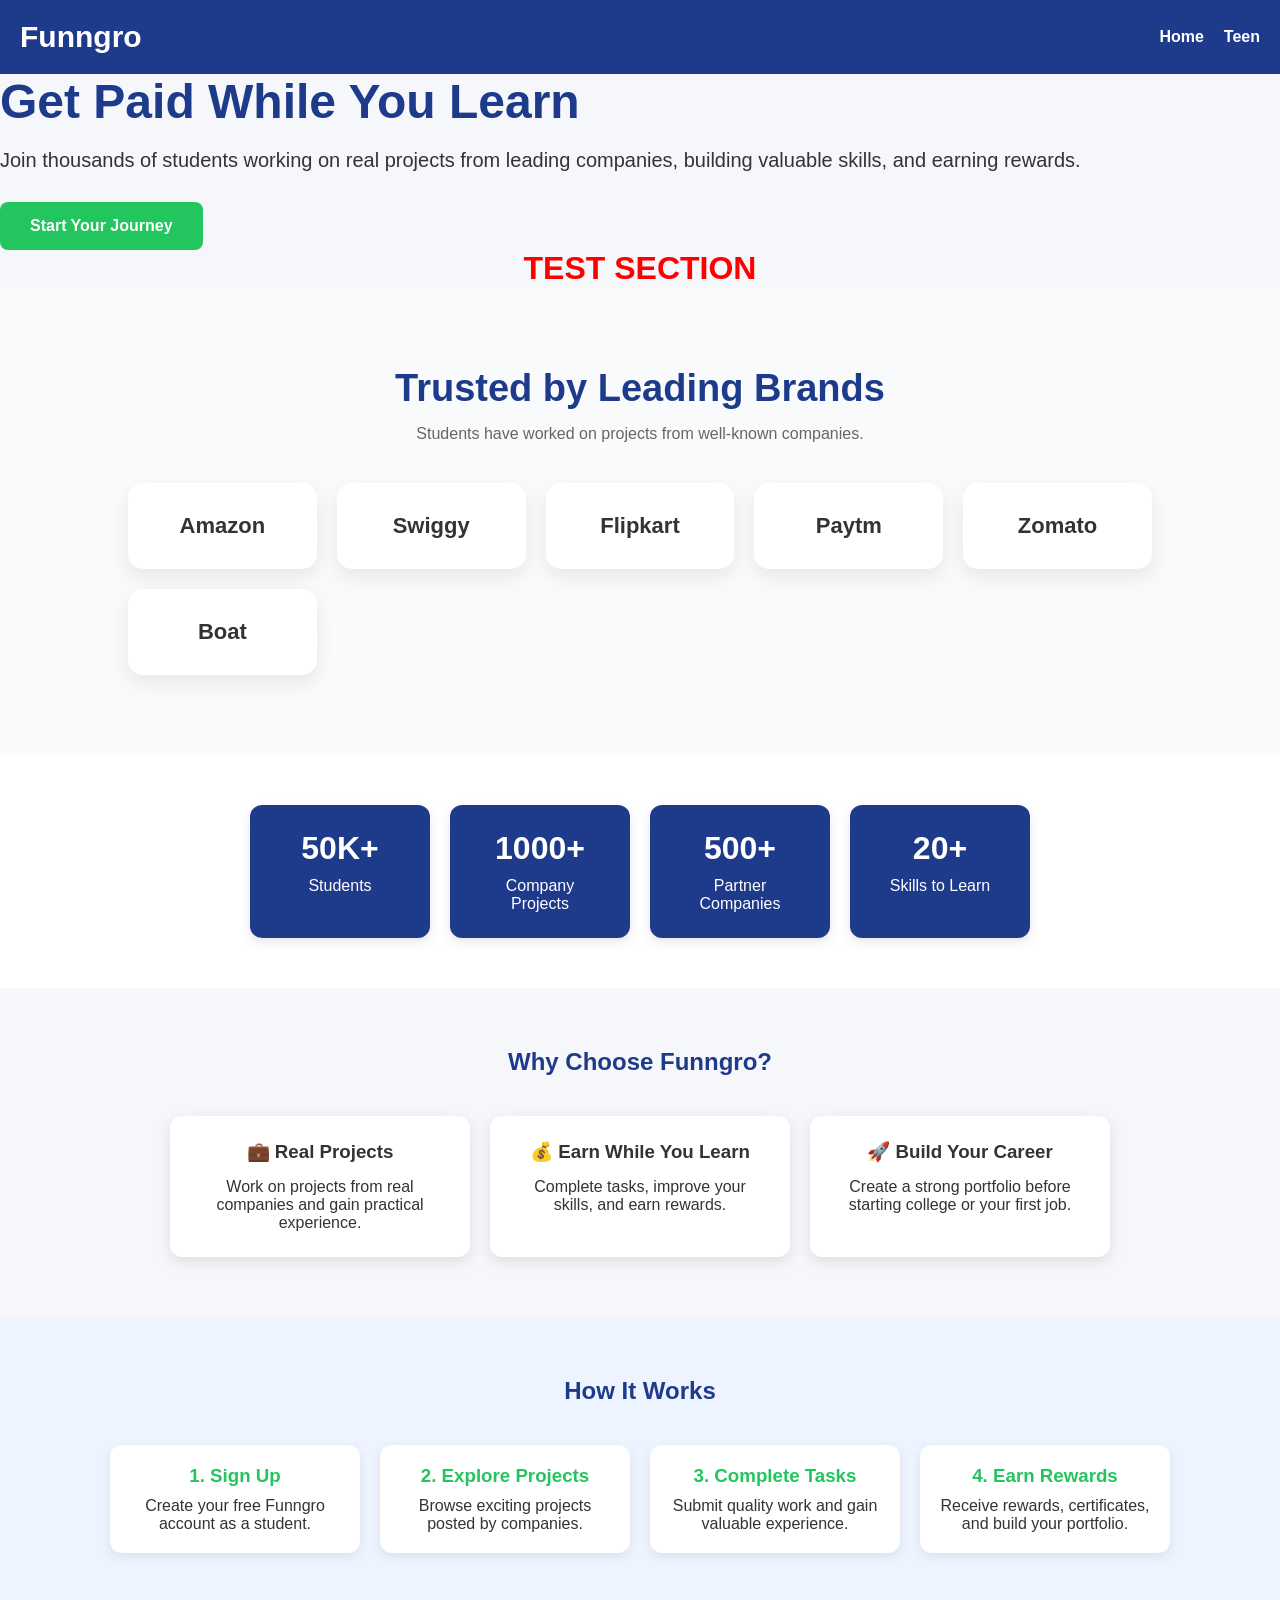
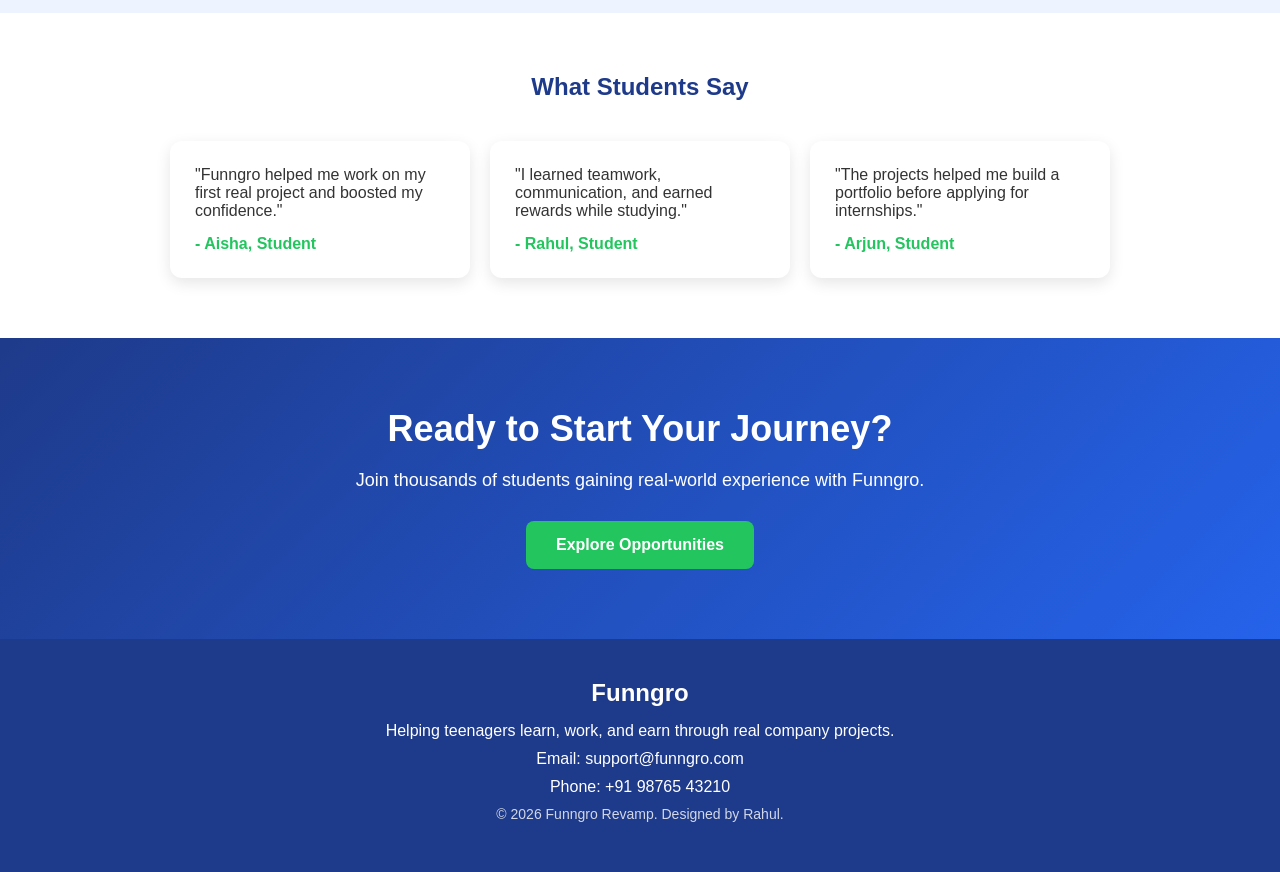
<file: Index.html>
<!DOCTYPE html>
<html lang="en">
<head>
<meta charset="UTF-8">
<meta name="viewport" content="width=device-width, initial-scale=1.0">
<meta name="description" content="Funngro helps teenagers gain real-world work experience by connecting them with companies.">
<meta name="keywords" content="Funngro, Teen Jobs, Internship, Students">
<title>Funngro Revamp</title>

<link rel="stylesheet" href="style.css">
</head>

<body>

<header>
<nav>
<h2>Funngro</h2>

<ul>
<li><a href="index.html">Home</a></li>
<li><a href="teen.html">Teen</a></li>
</ul>
</nav>
</header>

<section class="hero">

    <div class="hero-text">
        <h1>Get Paid While You Learn</h1>

        <p>
            Join thousands of students working on real projects from leading companies,
            building valuable skills, and earning rewards.
        </p>

        <a href="teen.html" class="btn">Start Your Journey</a>
</div>

</section>
<h1 style="color:red;text-align:center;">TEST SECTION</h1>
<section class="brands">

    <h2>Trusted by Leading Brands</h2>

    <p>Students have worked on projects from well-known companies.</p>

    <div class="brand-grid">

        <div class="brand-card">Amazon</div>
        <div class="brand-card">Swiggy</div>
        <div class="brand-card">Flipkart</div>
        <div class="brand-card">Paytm</div>
        <div class="brand-card">Zomato</div>
        <div class="brand-card">Boat</div>

    </div>

</section>
<section class="stats">

    <div class="stat-box">
        <h2>50K+</h2>
        <p>Students</p>
    </div>

    <div class="stat-box">
        <h2>1000+</h2>
        <p>Company Projects</p>
    </div>

    <div class="stat-box">
        <h2>500+</h2>
        <p>Partner Companies</p>
    </div>

    <div class="stat-box">
        <h2>20+</h2>
        <p>Skills to Learn</p>
    </div>

</section>
<section class="features">
    <h2>Why Choose Funngro?</h2>

    <div class="cards">

        <div class="card">
            <h3>💼 Real Projects</h3>
            <p>Work on projects from real companies and gain practical experience.</p>
        </div>

        <div class="card">
            <h3>💰 Earn While You Learn</h3>
            <p>Complete tasks, improve your skills, and earn rewards.</p>
        </div>

        <div class="card">
            <h3>🚀 Build Your Career</h3>
            <p>Create a strong portfolio before starting college or your first job.</p>
        </div>

    </div>
</section>
<section class="how-it-works">
    <h2>How It Works</h2>

    <div class="steps">

        <div class="step">
            <h3>1. Sign Up</h3>
            <p>Create your free Funngro account as a student.</p>
        </div>

        <div class="step">
            <h3>2. Explore Projects</h3>
            <p>Browse exciting projects posted by companies.</p>
        </div>

        <div class="step">
            <h3>3. Complete Tasks</h3>
            <p>Submit quality work and gain valuable experience.</p>
        </div>

        <div class="step">
            <h3>4. Earn Rewards</h3>
            <p>Receive rewards, certificates, and build your portfolio.</p>
        </div>

    </div>
</section>
<section class="testimonials">
    <h2>What Students Say</h2>

    <div class="cards">

        <div class="card">
            <p>"Funngro helped me work on my first real project and boosted my confidence."</p>
            <h4>- Aisha, Student</h4>
        </div>

        <div class="card">
            <p>"I learned teamwork, communication, and earned rewards while studying."</p>
            <h4>- Rahul, Student</h4>
        </div>

        <div class="card">
            <p>"The projects helped me build a portfolio before applying for internships."</p>
            <h4>- Arjun, Student</h4>
        </div>

    </div>
</section>
<section class="cta">
    <h2>Ready to Start Your Journey?</h2>
    <p>Join thousands of students gaining real-world experience with Funngro.</p>
    <a href="teen.html" class="btn">Explore Opportunities</a>
</section>
<footer>
    <div class="footer-content">
        <h2>Funngro</h2>
        <p>Helping teenagers learn, work, and earn through real company projects.</p>

        <p>Email: support@funngro.com</p>
        <p>Phone: +91 98765 43210</p>

        <p class="copyright">
            © 2026 Funngro Revamp. Designed by Rahul.
        </p>
    </div>
</footer>

</body>
</html>
</file>
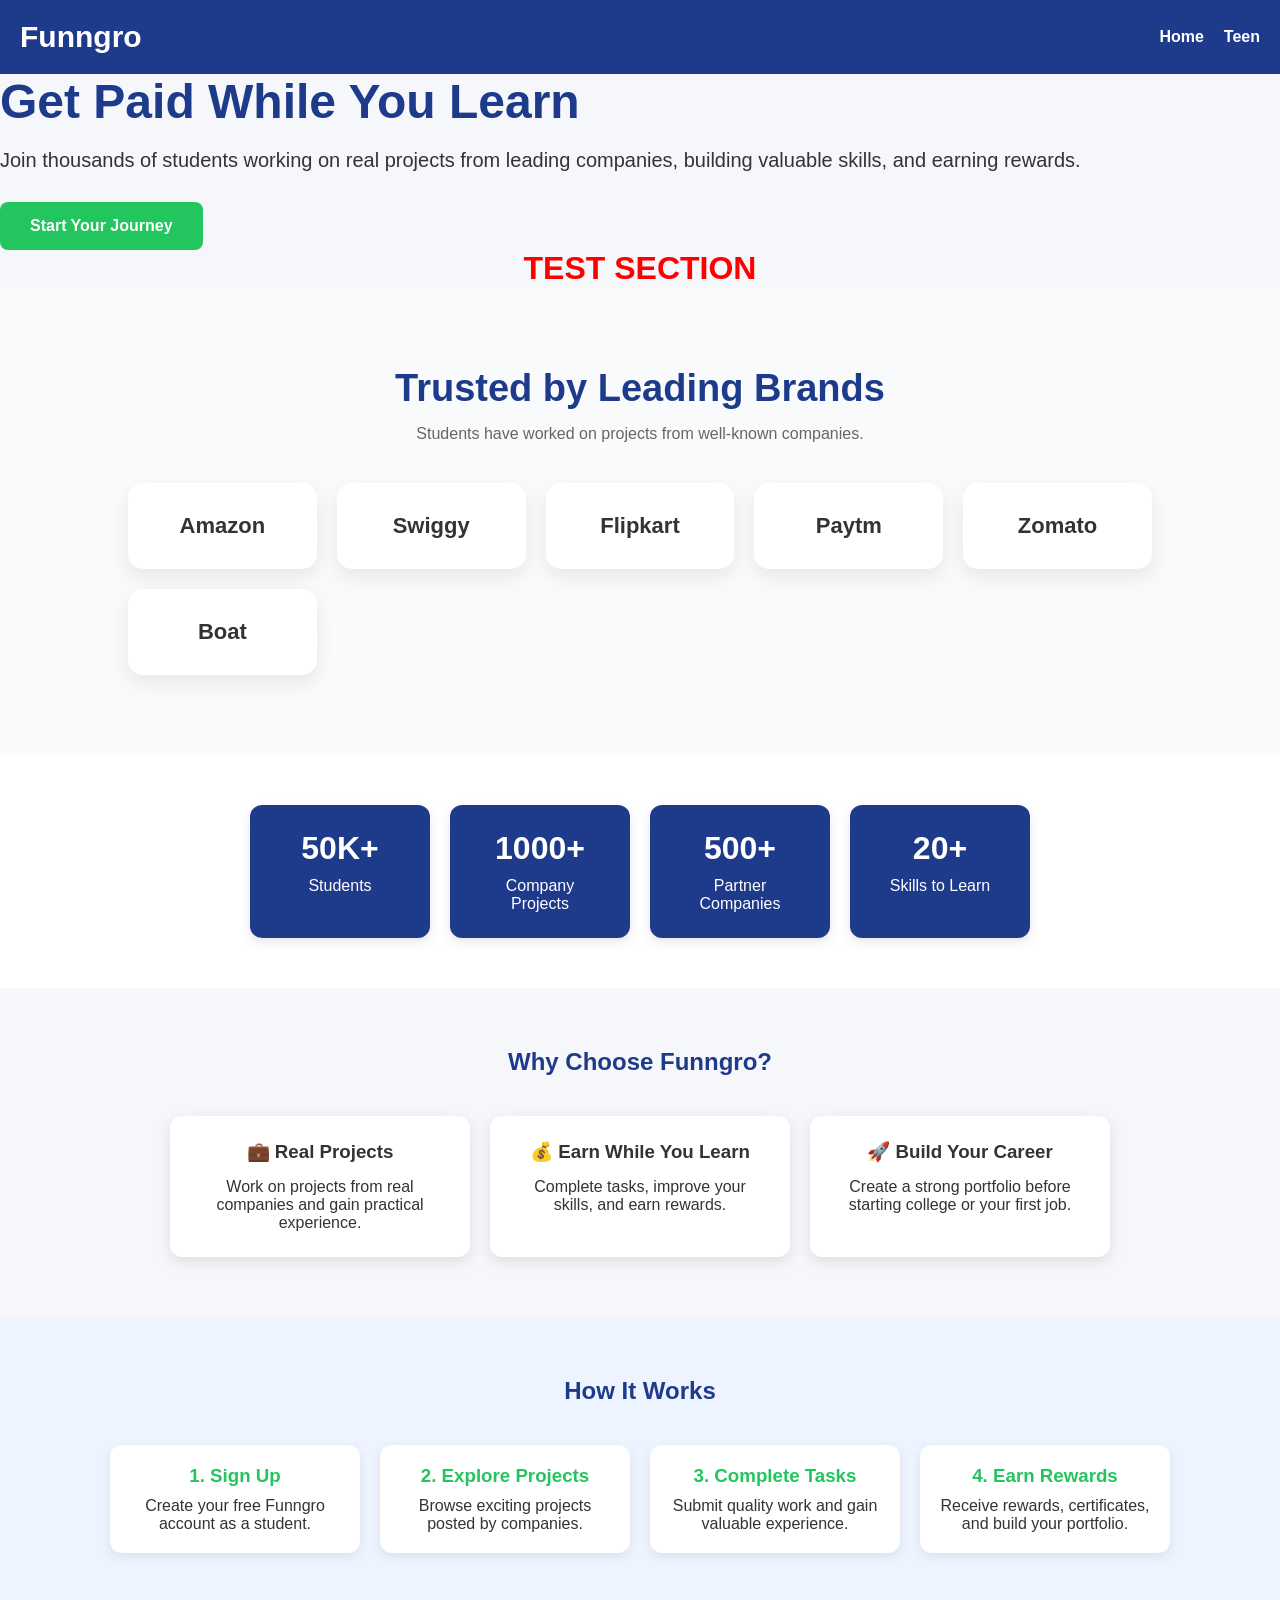
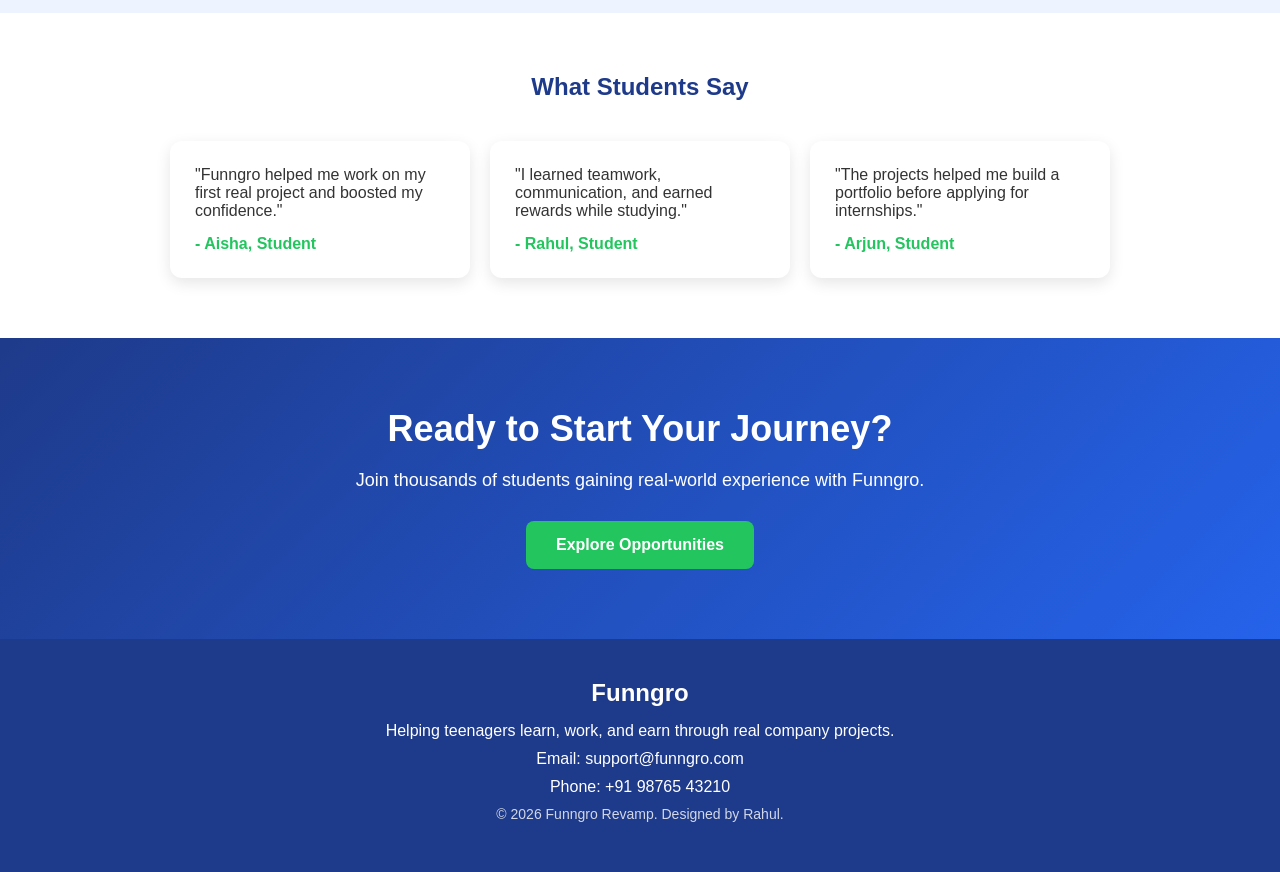
<file: index.html>
<!DOCTYPE html>
<html lang="en">
<head>
<meta charset="UTF-8">
<meta name="viewport" content="width=device-width, initial-scale=1.0">
<meta name="description" content="Funngro helps teenagers gain real-world work experience by connecting them with companies.">
<meta name="keywords" content="Funngro, Teen Jobs, Internship, Students">
<title>Funngro Revamp</title>

<link rel="stylesheet" href="style.css">
</head>

<body>

<header>
<nav>
<h2>Funngro</h2>

<ul>
<li><a href="index.html">Home</a></li>
<li><a href="teen.html">Teen</a></li>
</ul>
</nav>
</header>

<section class="hero">

    <div class="hero-text">
        <h1>Get Paid While You Learn</h1>

        <p>
            Join thousands of students working on real projects from leading companies,
            building valuable skills, and earning rewards.
        </p>

        <a href="https://refer.funngro.com/refer/880GDC" target="_blank" class="btn">Start Your Journey</a>
</div>

</section>
<h1 style="color:red;text-align:center;">TEST SECTION</h1>
<section class="brands">

    <h2>Trusted by Leading Brands</h2>

    <p>Students have worked on projects from well-known companies.</p>

    <div class="brand-grid">

        <div class="brand-card">Amazon</div>
        <div class="brand-card">Swiggy</div>
        <div class="brand-card">Flipkart</div>
        <div class="brand-card">Paytm</div>
        <div class="brand-card">Zomato</div>
        <div class="brand-card">Boat</div>

    </div>

</section>
<section class="stats">

    <div class="stat-box">
        <h2>50K+</h2>
        <p>Students</p>
    </div>

    <div class="stat-box">
        <h2>1000+</h2>
        <p>Company Projects</p>
    </div>

    <div class="stat-box">
        <h2>500+</h2>
        <p>Partner Companies</p>
    </div>

    <div class="stat-box">
        <h2>20+</h2>
        <p>Skills to Learn</p>
    </div>

</section>
<section class="features">
    <h2>Why Choose Funngro?</h2>

    <div class="cards">

        <div class="card">
            <h3>💼 Real Projects</h3>
            <p>Work on projects from real companies and gain practical experience.</p>
        </div>

        <div class="card">
            <h3>💰 Earn While You Learn</h3>
            <p>Complete tasks, improve your skills, and earn rewards.</p>
        </div>

        <div class="card">
            <h3>🚀 Build Your Career</h3>
            <p>Create a strong portfolio before starting college or your first job.</p>
        </div>

    </div>
</section>
<section class="how-it-works">
    <h2>How It Works</h2>

    <div class="steps">

        <div class="step">
            <h3>1. Sign Up</h3>
            <p>Create your free Funngro account as a student.</p>
        </div>

        <div class="step">
            <h3>2. Explore Projects</h3>
            <p>Browse exciting projects posted by companies.</p>
        </div>

        <div class="step">
            <h3>3. Complete Tasks</h3>
            <p>Submit quality work and gain valuable experience.</p>
        </div>

        <div class="step">
            <h3>4. Earn Rewards</h3>
            <p>Receive rewards, certificates, and build your portfolio.</p>
        </div>

    </div>
</section>
<section class="testimonials">
    <h2>What Students Say</h2>

    <div class="cards">

        <div class="card">
            <p>"Funngro helped me work on my first real project and boosted my confidence."</p>
            <h4>- Aisha, Student</h4>
        </div>

        <div class="card">
            <p>"I learned teamwork, communication, and earned rewards while studying."</p>
            <h4>- Rahul, Student</h4>
        </div>

        <div class="card">
            <p>"The projects helped me build a portfolio before applying for internships."</p>
            <h4>- Arjun, Student</h4>
        </div>

    </div>
</section>
<section class="cta">
    <h2>Ready to Start Your Journey?</h2>
    <p>Join thousands of students gaining real-world experience with Funngro.</p>
    <a href="https://refer.funngro.com/refer/880GDC" target="_blank" class="btn">Explore Opportunities</a>
</section>
<footer>
    <div class="footer-content">
        <h2>Funngro</h2>
        <p>Helping teenagers learn, work, and earn through real company projects.</p>

        <p>Email: support@funngro.com</p>
        <p>Phone: +91 98765 43210</p>

        <p class="copyright">
            © 2026 Funngro Revamp. Designed by Rahul.
        </p>
    </div>
</footer>

</body>
</html>
</file>
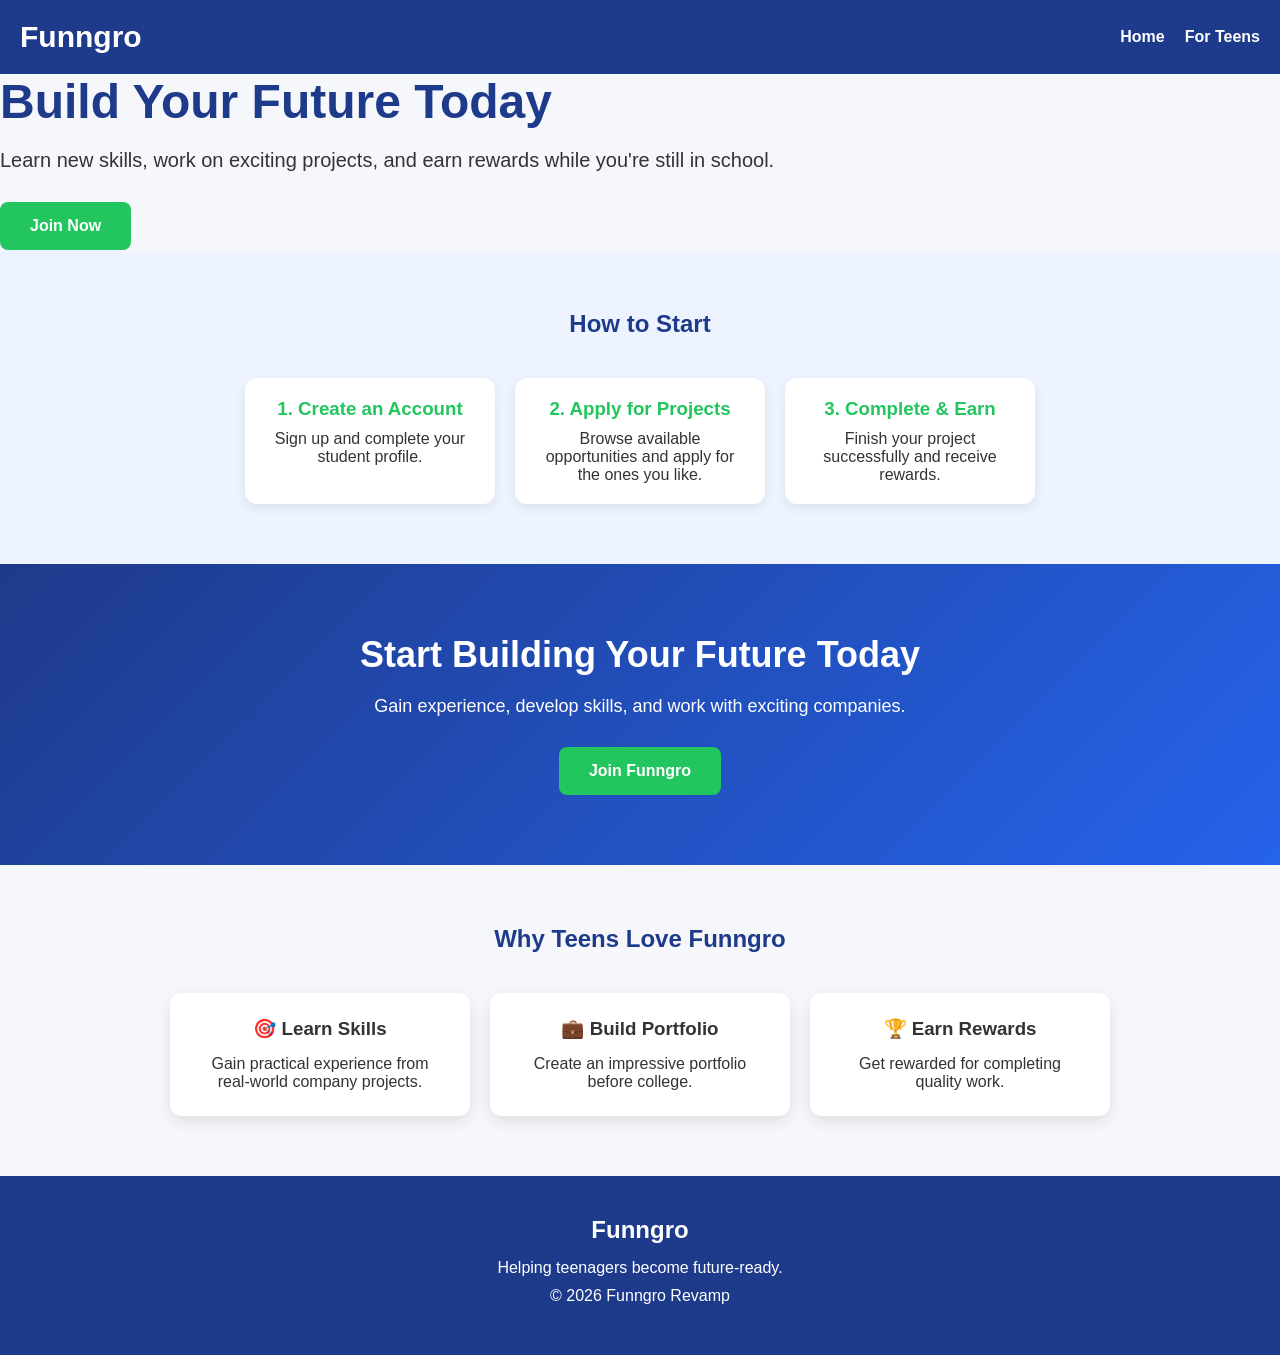
<file: Teen.html>
<!DOCTYPE html>
<html lang="en">
<head>
    <meta charset="UTF-8">
    <meta name="viewport" content="width=device-width, initial-scale=1.0">
    <meta name="description" content="Discover how Funngro helps teenagers learn new skills and earn by working on real projects.">
    <title>For Teens - Funngro Revamp</title>
    <link rel="stylesheet" href="style.css">
</head>

<body>

<header>
<nav>
    <h2>Funngro</h2>

    <ul>
        <li><a href="index.html">Home</a></li>
        <li><a href="teen.html">For Teens</a></li>
    </ul>
</nav>
</header>

<section class="hero">
    <h1>Build Your Future Today</h1>

    <p>
        Learn new skills, work on exciting projects, and earn rewards while you're still in school.
    </p>

    <a href="#" class="btn">Join Now</a>
</section>
<section class="how-it-works">

<h2>How to Start</h2>

<div class="steps">

<div class="step">
<h3>1. Create an Account</h3>
<p>Sign up and complete your student profile.</p>
</div>

<div class="step">
<h3>2. Apply for Projects</h3>
<p>Browse available opportunities and apply for the ones you like.</p>
</div>

<div class="step">
<h3>3. Complete & Earn</h3>
<p>Finish your project successfully and receive rewards.</p>
</div>

</div>

</section>

<section class="cta">

<h2>Start Building Your Future Today</h2>

<p>Gain experience, develop skills, and work with exciting companies.</p>

<a href="#" class="btn">Join Funngro</a>

</section>

<section class="features">

    <h2>Why Teens Love Funngro</h2>

    <div class="cards">

        <div class="card">
            <h3>🎯 Learn Skills</h3>
            <p>Gain practical experience from real-world company projects.</p>
        </div>

        <div class="card">
            <h3>💼 Build Portfolio</h3>
            <p>Create an impressive portfolio before college.</p>
        </div>

        <div class="card">
            <h3>🏆 Earn Rewards</h3>
            <p>Get rewarded for completing quality work.</p>
        </div>

    </div>

</section>

<footer>
    <div class="footer-content">
        <h2>Funngro</h2>
        <p>Helping teenagers become future-ready.</p>
        <p>© 2026 Funngro Revamp</p>
    </div>
</footer>


</body>
</html>
</file>
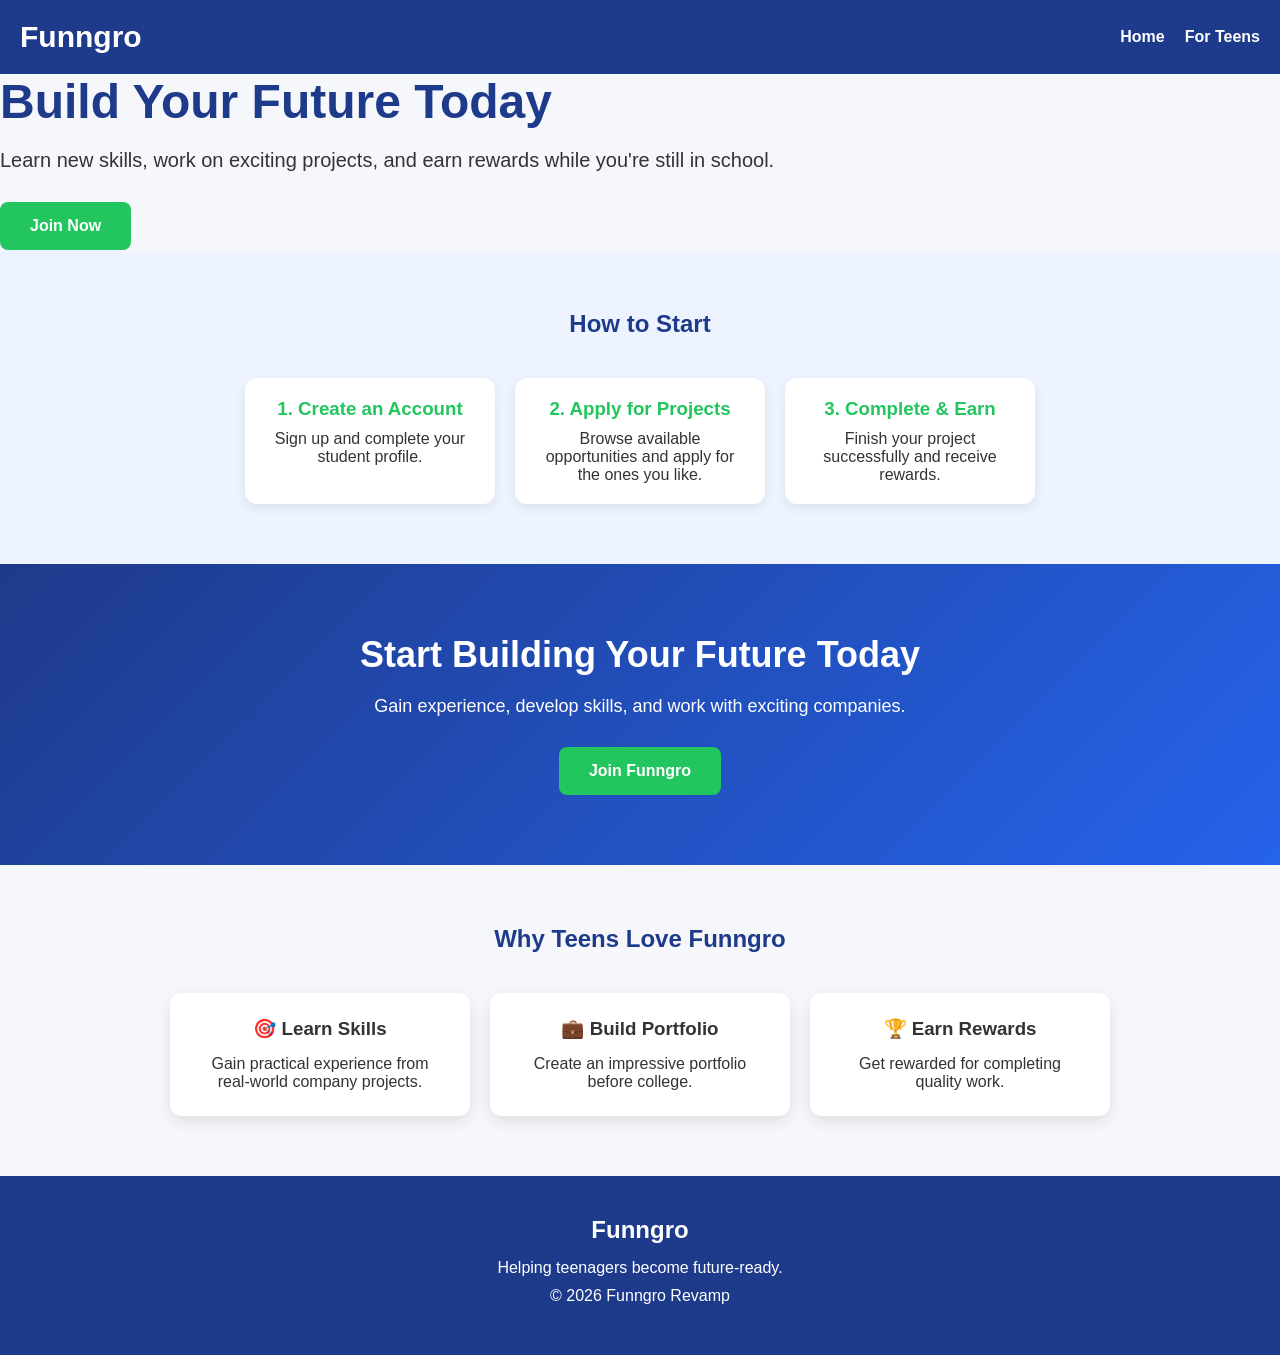
<file: teen.html>
<!DOCTYPE html>
<html lang="en">
<head>
    <meta charset="UTF-8">
    <meta name="viewport" content="width=device-width, initial-scale=1.0">
    <meta name="description" content="Discover how Funngro helps teenagers learn new skills and earn by working on real projects.">
    <title>For Teens - Funngro Revamp</title>
    <link rel="stylesheet" href="style.css">
</head>

<body>

<header>
<nav>
    <h2>Funngro</h2>

    <ul>
        <li><a href="index.html">Home</a></li>
        <li><a href="teen.html">For Teens</a></li>
    </ul>
</nav>
</header>

<section class="hero">
    <h1>Build Your Future Today</h1>

    <p>
        Learn new skills, work on exciting projects, and earn rewards while you're still in school.
    </p>

    <a href="https://refer.funngro.com/refer/880GDC" target="_blank" class="btn">Join Now</a>
</section>
<section class="how-it-works">

<h2>How to Start</h2>

<div class="steps">

<div class="step">
<h3>1. Create an Account</h3>
<p>Sign up and complete your student profile.</p>
</div>

<div class="step">
<h3>2. Apply for Projects</h3>
<p>Browse available opportunities and apply for the ones you like.</p>
</div>

<div class="step">
<h3>3. Complete & Earn</h3>
<p>Finish your project successfully and receive rewards.</p>
</div>

</div>

</section>

<section class="cta">

<h2>Start Building Your Future Today</h2>

<p>Gain experience, develop skills, and work with exciting companies.</p>

<a href="https://refer.funngro.com/refer/880GDC" target="_blank" class="btn">Join Funngro</a>

</section>

<section class="features">

    <h2>Why Teens Love Funngro</h2>

    <div class="cards">

        <div class="card">
            <h3>🎯 Learn Skills</h3>
            <p>Gain practical experience from real-world company projects.</p>
        </div>

        <div class="card">
            <h3>💼 Build Portfolio</h3>
            <p>Create an impressive portfolio before college.</p>
        </div>

        <div class="card">
            <h3>🏆 Earn Rewards</h3>
            <p>Get rewarded for completing quality work.</p>
        </div>

    </div>

</section>

<footer>
    <div class="footer-content">
        <h2>Funngro</h2>
        <p>Helping teenagers become future-ready.</p>
        <p>© 2026 Funngro Revamp</p>
    </div>
</footer>


</body>
</html>
</file>
<file: style.css>
*{
    margin:0;
    padding:0;
    box-sizing:border-box;
    font-family:Arial,sans-serif;
}

body{
    background:#f5f7fb;
    color:#333;
}

header{
    background:#1e3a8a;
    color:white;
    padding:20px;
}

nav{
    display:flex;
    justify-content:space-between;
    align-items:center;
}

nav h2{
    font-size:30px;
}

nav ul{
    list-style:none;
    display:flex;
    gap:20px;
}

nav a{
    color:white;
    text-decoration:none;
    font-weight:bold;
}

hero{
    text-align:center;
    padding:80px 20px;
}

.hero h1{
    font-size:48px;
    color:#1e3a8a;
    margin-bottom:20px;
}

.hero p{
    font-size:20px;
    margin-bottom:30px;
}
.brands{
    padding:80px 10%;
    text-align:center;
    background:#f8fafc;
}

.brands h2{
    color:#1e3a8a;
    font-size:38px;
    margin-bottom:15px;
}

.brands p{
    color:#666;
    margin-bottom:40px;
}

.brand-grid{
    display:grid;
    grid-template-columns:repeat(auto-fit,minmax(180px,1fr));
    gap:20px;
}

.brand-card{
    background:white;
    padding:30px;
    border-radius:15px;
    font-size:22px;
    font-weight:bold;
    box-shadow:0 8px 20px rgba(0,0,0,.08);
    transition:.3s;
}

.brand-card:hover{
    transform:translateY(-8px);
}
.card:hover,
.step:hover,
.stat-box:hover,
.brand-card:hover{
    transform: translateY(-10px);
    transition:0.3s ease;
}

.btn{
    display:inline-block;
    background:#22c55e;
    color:white;
    padding:15px 30px;
    border-radius:8px;
    text-decoration:none;
    font-weight:bold;
    transition:.3s;
}

.btn:hover{
    background:#16a34a
}
.features{
    padding:60px 20px;
    text-align:center;
}

.features h2{
    color:#1e3a8a;
    margin-bottom:40px;
}

.cards{
    display:flex;
    flex-wrap:wrap;
    justify-content:center;
    gap:20px;
}

.card{
    background:white;
    width:300px;
    padding:25px;
    border-radius:12px;
    box-shadow:0 5px 15px rgba(0,0,0,0.1);
    transition:0.3s;
}

.card:hover{
    transform:translateY(-8px);
}

.card h3{
    margin-bottom:15px;
}
.how-it-works{
    background:#eef4ff;
    padding:60px 20px;
    text-align:center;
}

.how-it-works h2{
    color:#1e3a8a;
    margin-bottom:40px;
}

.steps{
    display:flex;
    flex-wrap:wrap;
    justify-content:center;
    gap:20px;
}

.step{
    background:white;
    width:250px;
    padding:20px;
    border-radius:12px;
    box-shadow:0 4px 12px rgba(0,0,0,0.08);
}

.step h3{
    color:#22c55e;
    margin-bottom:10px;
}
.testimonials{
    padding:60px 20px;
    text-align:center;
    background:#ffffff;
}

.testimonials h2{
    color:#1e3a8a;
    margin-bottom:40px;
}

.testimonials .card{
    text-align:left;
}

.testimonials h4{
    margin-top:15px;
    color:#22c55e;
}
footer{
    background:#1e3a8a;
    color:white;
    text-align:center;
    padding:40px 20px;
}

.footer-content h2{
    margin-bottom:15px;
}

.footer-content p{
    margin:10px 0;
}

.copyright{
    margin-top:20px;
    font-size:14px;
    opacity:0.8;
}
.stats{
    display:flex;
    flex-wrap:wrap;
    justify-content:center;
    gap:20px;
    padding:50px 20px;
    background:#ffffff;
}

.stat-box{
    background:#1e3a8a;
    color:white;
    width:180px;
    padding:25px;
    border-radius:12px;
    text-align:center;
    box-shadow:0 4px 12px rgba(0,0,0,0.1);
}

.stat-box h2{
    font-size:32px;
    margin-bottom:10px;
}

.stat-box p{
    font-size:16px;
}
.cta{
    background:linear-gradient(135deg,#1e3a8a,#2563eb);
    color:white;
    text-align:center;
    padding:70px 20px;
}

.cta h2{
    font-size:36px;
    margin-bottom:20px;
}

.cta p{
    font-size:18px;
    margin-bottom:30px;
}
@media (max-width:768px){

.hero{
    flex-direction:column;
    text-align:center;
}

nav{
    flex-direction:column;
    gap:15px;
}

.cards,
.steps,
.stats,
.brand-grid{
    flex-direction:column;
    display:flex;
    align-items:center;
}

.hero-text h1{
    font-size:38px;
}

}
</file>
